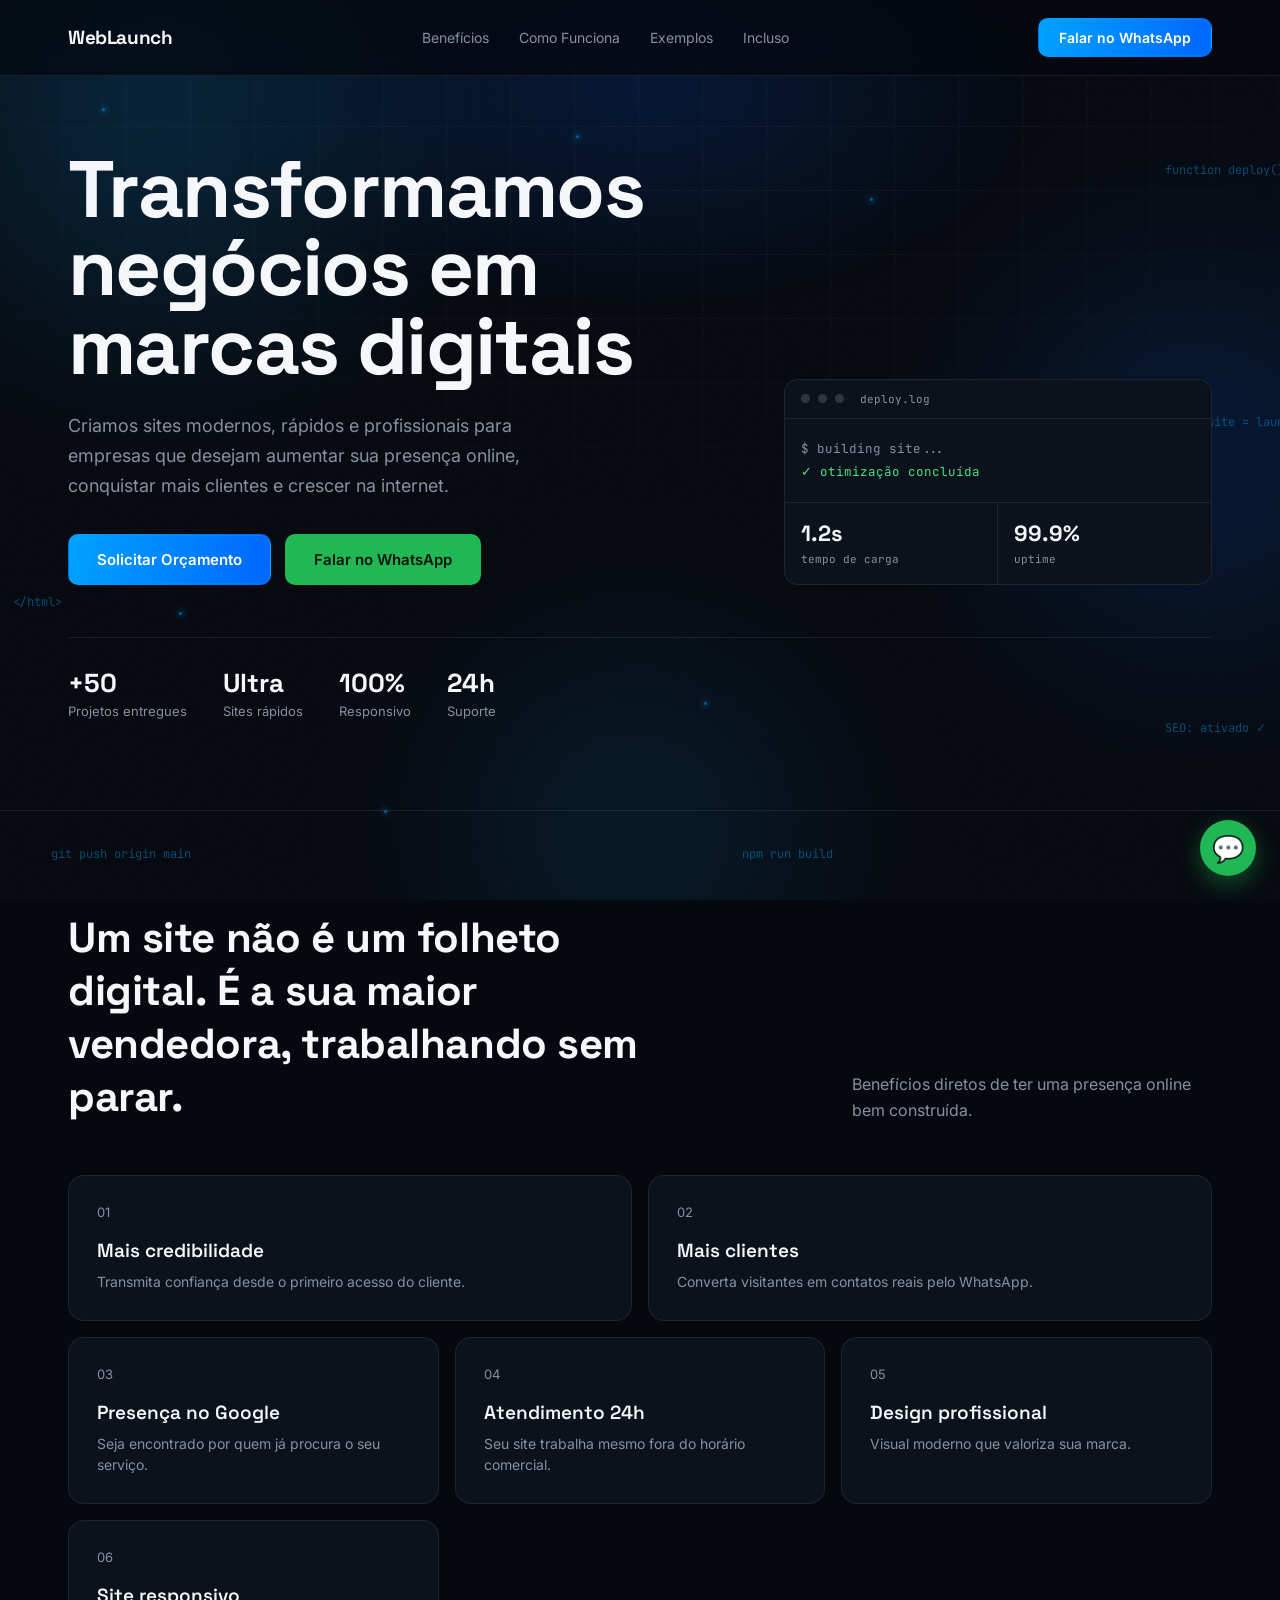
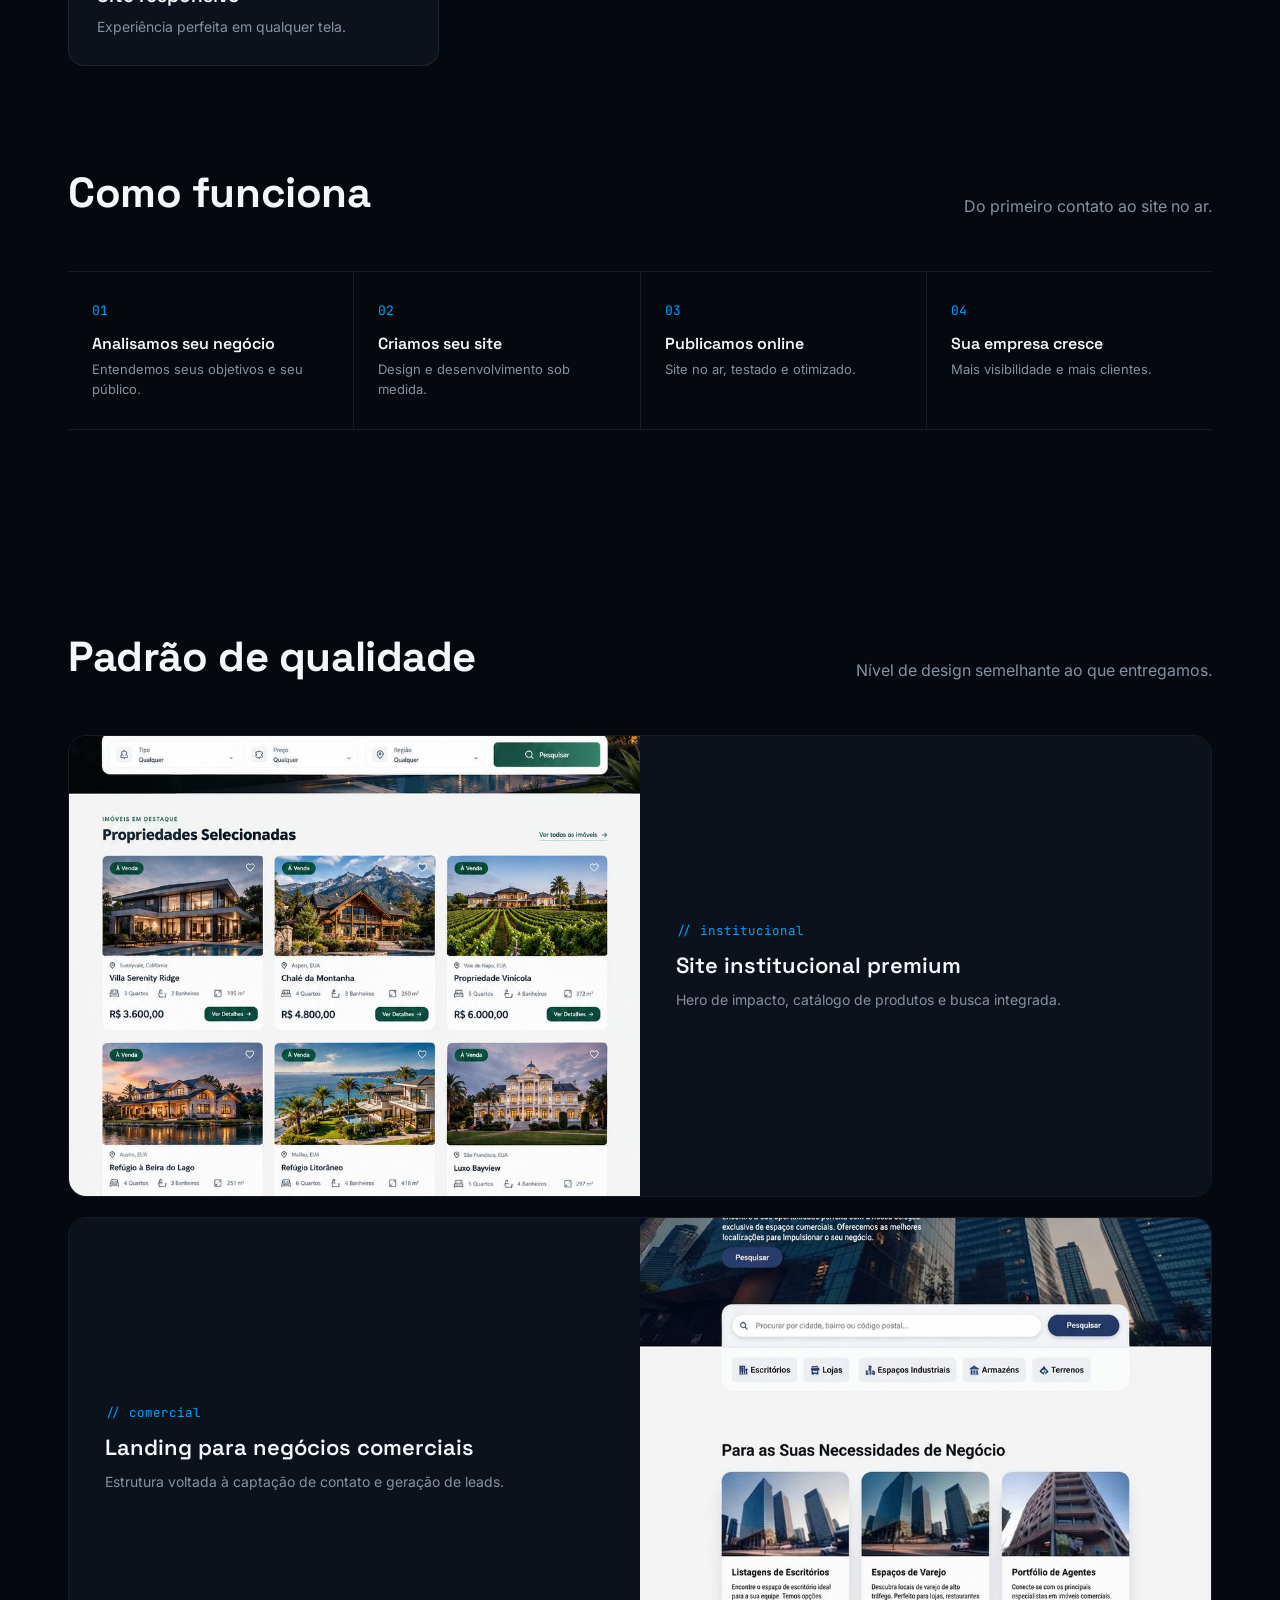
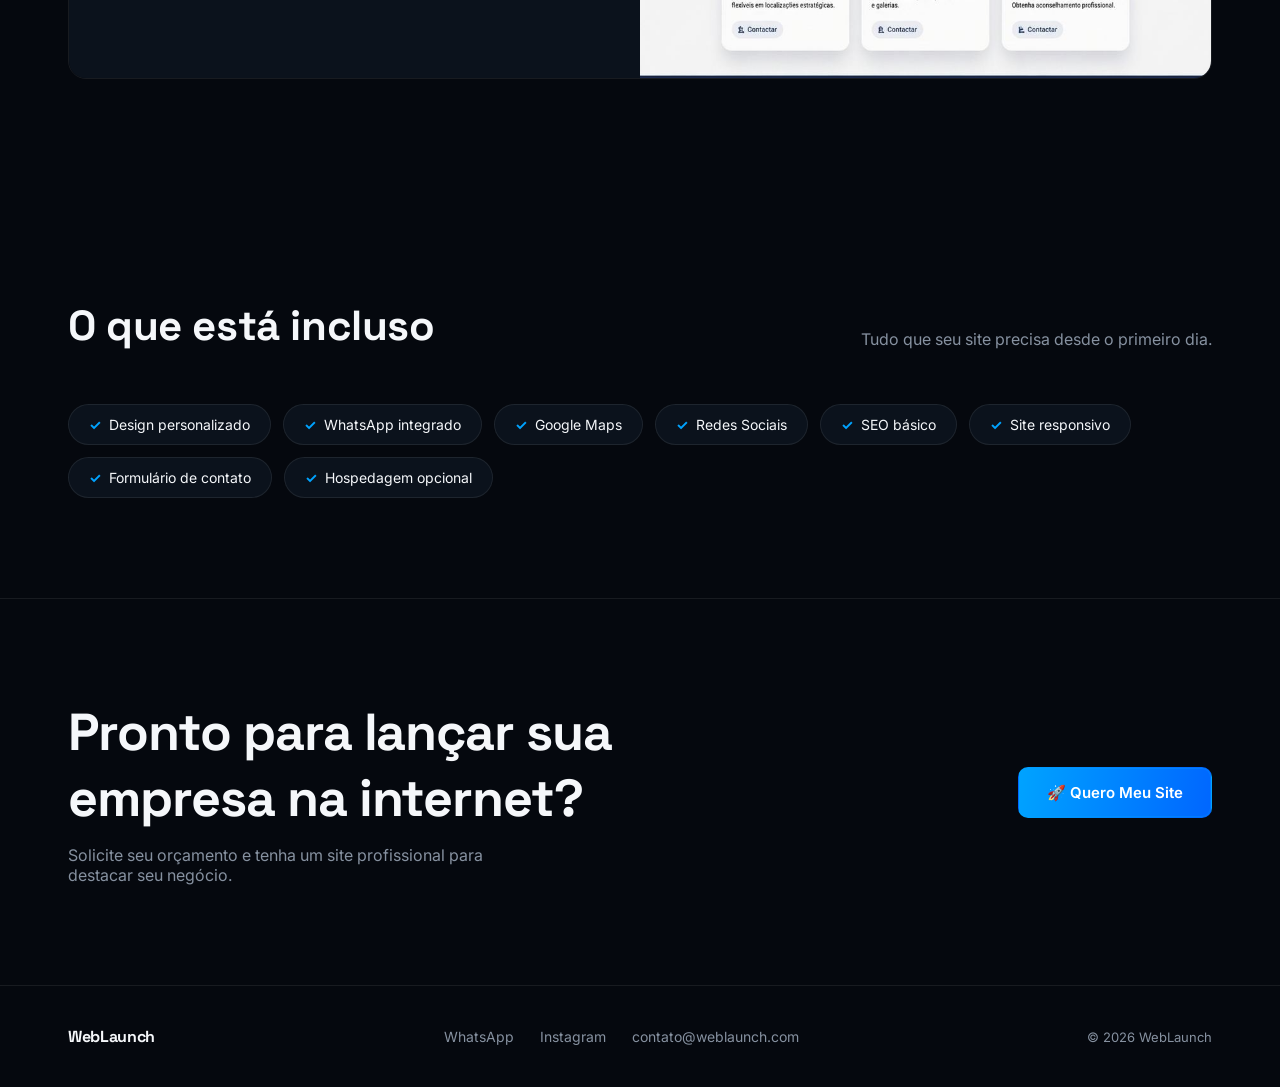
<file: index.html>
<!DOCTYPE html>
<html lang="pt-BR">
<head>
<meta charset="UTF-8">
<meta name="viewport" content="width=device-width, initial-scale=1, viewport-fit=cover">
<meta name="description" content="WebLaunch — Websites que fazem seu negócio crescer.">
<title>WebLaunch — Websites que fazem seu negócio crescer</title>
<link rel="preconnect" href="https://fonts.googleapis.com">
<link rel="preconnect" href="https://fonts.gstatic.com" crossorigin>
<link href="https://fonts.googleapis.com/css2?family=Space+Grotesk:wght@500;600;700&family=Inter:wght@400;500;600;700&family=JetBrains+Mono:wght@400;500&display=swap" rel="stylesheet">
<link rel="stylesheet" href="css/style.css">
</head>
<body>

<div class="bg-layer">
  <div class="bg-grid"></div>
  <div class="bg-blob b1"></div>
  <div class="bg-blob b2"></div>
  <div class="bg-blob b3"></div>
  <div class="bg-dots">
    <span style="top:12%; left:8%; animation-delay:0s;"></span>
    <span style="top:22%; left:68%; animation-delay:1.2s;"></span>
    <span style="top:38%; left:22%; animation-delay:2.4s;"></span>
    <span style="top:55%; left:80%; animation-delay:.6s;"></span>
    <span style="top:68%; left:14%; animation-delay:1.8s;"></span>
    <span style="top:78%; left:55%; animation-delay:3s;"></span>
    <span style="top:15%; left:45%; animation-delay:2s;"></span>
    <span style="top:90%; left:30%; animation-delay:.9s;"></span>
  </div>
  <div class="bg-code">
    <span style="top:6%; left:3%; animation-delay:0s;">&lt;div class="hero"&gt;</span>
    <span style="top:4%; left:62%; animation-delay:3s;">status: 200 OK</span>
    <span style="top:94%; left:4%; animation-delay:4s;">git push origin main</span>
    <span style="top:94%; left:58%; animation-delay:1s;">npm run build</span>
    <span style="top:46%; left:91%; animation-delay:2s;">const site = launch();</span>
    <span style="top:18%; left:91%; animation-delay:5s;">function deploy() {}</span>
    <span style="top:66%; left:1%; animation-delay:2.5s;">&lt;/html&gt;</span>
    <span style="top:80%; left:91%; animation-delay:6s;">SEO: ativado ✓</span>
  </div>
  <div class="bg-noise"></div>
</div>

<header>
  <div class="wrap">
    <div class="brand">WebLaunch</div>
    <nav>
      <a href="#beneficios">Benefícios</a>
      <a href="#como-funciona">Como Funciona</a>
      <a href="#exemplos">Exemplos</a>
      <a href="#incluso">Incluso</a>
    </nav>
    <a href="https://wa.me/message/AGITECZHACUTA1" target="_blank" rel="noopener" class="btn btn-primary" style="padding:10px 20px; font-size:14px;">Falar no WhatsApp</a>
  </div>
</header>

<section class="hero">
  <div class="wrap">
    <div class="hero-top">
      <div>
        <h1>Transformamos negócios em marcas digitais</h1>
        <p>Criamos sites modernos, rápidos e profissionais para empresas que desejam aumentar sua presença online, conquistar mais clientes e crescer na internet.</p>
        <div class="hero-btns">
          <a href="#contato" class="btn btn-primary">Solicitar Orçamento</a>
          <a href="https://wa.me/message/AGITECZHACUTA1" target="_blank" rel="noopener" class="btn btn-wa">Falar no WhatsApp</a>
        </div>
      </div>
      <div class="console reveal">
        <div class="console-bar"><span></span><span></span><span></span><b>deploy.log</b></div>
        <div class="console-body" id="typeConsole"></div>
        <div class="console-stats">
          <div><b>1.2s</b><small>tempo de carga</small></div>
          <div><b>99.9%</b><small>uptime</small></div>
        </div>
      </div>
    </div>
    <div class="stat-row">
      <div><b>+50</b><small>Projetos entregues</small></div>
      <div><b>Ultra</b><small>Sites rápidos</small></div>
      <div><b>100%</b><small>Responsivo</small></div>
      <div><b>24h</b><small>Suporte</small></div>
    </div>
  </div>
</section>

<section id="beneficios">
  <div class="wrap">
    <div class="head reveal">
      <h2>Um site não é um folheto digital. É a sua maior vendedora, trabalhando sem parar.</h2>
      <p>Benefícios diretos de ter uma presença online bem construída.</p>
    </div>
    <div class="bento">
      <div class="b-card big reveal"><div class="n">01</div><h3>Mais credibilidade</h3><p>Transmita confiança desde o primeiro acesso do cliente.</p></div>
      <div class="b-card big reveal"><div class="n">02</div><h3>Mais clientes</h3><p>Converta visitantes em contatos reais pelo WhatsApp.</p></div>
      <div class="b-card reveal"><div class="n">03</div><h3>Presença no Google</h3><p>Seja encontrado por quem já procura o seu serviço.</p></div>
      <div class="b-card reveal"><div class="n">04</div><h3>Atendimento 24h</h3><p>Seu site trabalha mesmo fora do horário comercial.</p></div>
      <div class="b-card reveal"><div class="n">05</div><h3>Design profissional</h3><p>Visual moderno que valoriza sua marca.</p></div>
      <div class="b-card reveal"><div class="n">06</div><h3>Site responsivo</h3><p>Experiência perfeita em qualquer tela.</p></div>
    </div>
  </div>
</section>

<section id="como-funciona" style="padding-top:0;">
  <div class="wrap">
    <div class="head reveal"><h2>Como funciona</h2><p>Do primeiro contato ao site no ar.</p></div>
    <div class="steps reveal">
      <div class="step"><div class="num">01</div><h3>Analisamos seu negócio</h3><p>Entendemos seus objetivos e seu público.</p></div>
      <div class="step"><div class="num">02</div><h3>Criamos seu site</h3><p>Design e desenvolvimento sob medida.</p></div>
      <div class="step"><div class="num">03</div><h3>Publicamos online</h3><p>Site no ar, testado e otimizado.</p></div>
      <div class="step"><div class="num">04</div><h3>Sua empresa cresce</h3><p>Mais visibilidade e mais clientes.</p></div>
    </div>
  </div>
</section>

<section id="exemplos">
  <div class="wrap">
    <div class="head reveal"><h2>Padrão de qualidade</h2><p>Nível de design semelhante ao que entregamos.</p></div>
    <div class="ex-row reveal">
      <img src="img/exemplo-1.jpg" alt="Site institucional premium">
      <div class="ex-info"><div class="tag">// institucional</div><h3>Site institucional premium</h3><p>Hero de impacto, catálogo de produtos e busca integrada.</p></div>
    </div>
    <div class="ex-row reveal">
      <div class="ex-info"><div class="tag">// comercial</div><h3>Landing para negócios comerciais</h3><p>Estrutura voltada à captação de contato e geração de leads.</p></div>
      <img src="img/exemplo-2.jpg" alt="Landing page para imóveis comerciais">
    </div>
  </div>
</section>

<section id="incluso">
  <div class="wrap">
    <div class="head reveal"><h2>O que está incluso</h2><p>Tudo que seu site precisa desde o primeiro dia.</p></div>
    <div class="chips reveal">
      <div class="chip"><b>✓</b> Design personalizado</div>
      <div class="chip"><b>✓</b> WhatsApp integrado</div>
      <div class="chip"><b>✓</b> Google Maps</div>
      <div class="chip"><b>✓</b> Redes Sociais</div>
      <div class="chip"><b>✓</b> SEO básico</div>
      <div class="chip"><b>✓</b> Site responsivo</div>
      <div class="chip"><b>✓</b> Formulário de contato</div>
      <div class="chip"><b>✓</b> Hospedagem opcional</div>
    </div>
  </div>
</section>

<section class="cta" id="contato">
  <div class="wrap">
    <div>
      <h2>Pronto para lançar sua empresa na internet?</h2>
      <p>Solicite seu orçamento e tenha um site profissional para destacar seu negócio.</p>
    </div>
    <a href="https://wa.me/message/AGITECZHACUTA1" target="_blank" rel="noopener" class="btn btn-primary">🚀 Quero Meu Site</a>
  </div>
</section>

<footer>
  <div class="wrap">
    <div class="brand" style="font-size:16px;">WebLaunch</div>
    <div class="foot-links">
      <a href="https://wa.me/message/AGITECZHACUTA1" target="_blank" rel="noopener">WhatsApp</a>
      <a href="#">Instagram</a>
      <a href="#">contato@weblaunch.com</a>
    </div>
    <div class="copyright">© 2026 WebLaunch</div>
  </div>
</footer>

<a href="https://wa.me/message/AGITECZHACUTA1" target="_blank" rel="noopener" class="wa-float">💬</a>

<script src="js/script.js"></script>
</body>
</html>
</file>
<file: css/style.css>
:root{
  --bg:#05080e; --surface:#0b121c; --line:rgba(255,255,255,.08);
  --blue:#00a3ff; --blue2:#0066ff; --ink:#f5f7fa; --muted:#8691a0;
  box-sizing:border-box; padding-top:env(safe-area-inset-top,0px); padding-bottom:env(safe-area-inset-bottom,0px);
}
*{box-sizing:border-box; margin:0; padding:0;}
html{scroll-behavior:smooth; scroll-padding-top:76px;}
body{background:var(--bg); color:var(--ink); font-family:'Inter',system-ui,sans-serif; overflow-x:hidden; position:relative;}

.bg-layer{position:fixed; inset:0; z-index:0; pointer-events:none; overflow:hidden;}
.bg-grid{position:absolute; inset:-2px; background-image:linear-gradient(rgba(255,255,255,.035) 1px,transparent 1px),linear-gradient(90deg,rgba(255,255,255,.035) 1px,transparent 1px); background-size:64px 64px; mask-image:radial-gradient(ellipse 80% 70% at 50% 0%,#000 40%,transparent 95%);}
.bg-blob{position:absolute; border-radius:50%; filter:blur(70px);}
.bg-blob.b1{width:640px; height:640px; top:-220px; left:-160px; background:radial-gradient(circle,rgba(0,163,255,.22),transparent 70%); animation:drift1 22s ease-in-out infinite;}
.bg-blob.b2{width:560px; height:560px; top:20%; right:-200px; background:radial-gradient(circle,rgba(0,102,255,.2),transparent 70%); animation:drift2 26s ease-in-out infinite;}
.bg-blob.b3{width:500px; height:500px; bottom:-180px; left:30%; background:radial-gradient(circle,rgba(0,163,255,.14),transparent 70%); animation:drift3 30s ease-in-out infinite;}
@keyframes drift1{0%,100%{transform:translate(0,0);}50%{transform:translate(60px,80px);}}
@keyframes drift2{0%,100%{transform:translate(0,0);}50%{transform:translate(-70px,50px);}}
@keyframes drift3{0%,100%{transform:translate(0,0);}50%{transform:translate(40px,-60px);}}
.bg-noise{position:absolute; inset:0; opacity:.035; background-image:url("data:image/svg+xml,%3Csvg xmlns='http://www.w3.org/2000/svg' width='120' height='120'%3E%3Cfilter id='n'%3E%3CfeTurbulence type='fractalNoise' baseFrequency='0.9' numOctaves='2' stitchTiles='stitch'/%3E%3C/filter%3E%3Crect width='100%25' height='100%25' filter='url(%23n)'/%3E%3C/svg%3E");}
.bg-dots{position:absolute; inset:0;}
.bg-dots span{position:absolute; width:3px; height:3px; border-radius:50%; background:rgba(0,163,255,.55); box-shadow:0 0 6px 1px rgba(0,163,255,.5); animation:floaty 7s ease-in-out infinite;}
@keyframes floaty{0%,100%{transform:translateY(0); opacity:.5;}50%{transform:translateY(-22px); opacity:1;}}
.bg-code{position:absolute; inset:0;}
.bg-code span{position:absolute; font-family:'JetBrains Mono',monospace; font-size:12px; color:rgba(0,163,255,.42); white-space:nowrap; animation:codefloat 16s ease-in-out infinite;}
@media(max-width:900px){.bg-code{display:none;}}
@keyframes codefloat{0%,100%{transform:translateY(0); opacity:.14;}50%{transform:translateY(-24px); opacity:.32;}}
header, .hero, section, footer{position:relative; z-index:1;}
h1,h2,h3,.brand{font-family:'Space Grotesk',sans-serif;}
.mono{font-family:'JetBrains Mono',monospace;}
.wrap{max-width:1200px; margin:0 auto; padding:0 28px;}
a{color:inherit; text-decoration:none;}
.grad-text{background:linear-gradient(100deg,var(--blue),var(--blue2)); -webkit-background-clip:text; background-clip:text; color:transparent;}
.btn{display:inline-flex; align-items:center; gap:8px; padding:15px 28px; border-radius:10px; font-weight:600; font-size:15px; cursor:pointer; border:1px solid transparent; transition:transform .2s ease, box-shadow .2s ease;}
.btn-primary{background:linear-gradient(100deg,var(--blue),var(--blue2)); color:#fff; box-shadow:0 0 0 1px rgba(0,163,255,.3) inset;}
.btn-primary:hover{transform:translateY(-2px); box-shadow:0 10px 30px rgba(0,102,255,.4);}
.btn-wa{background:#1fb855; color:#06120a;}
.btn-wa:hover{transform:translateY(-2px); box-shadow:0 10px 26px rgba(31,184,85,.35);}
.btn-line{border-color:var(--line); color:var(--ink);}
.btn-line:hover{border-color:rgba(255,255,255,.25);}

header{position:fixed; top:0; left:0; right:0; z-index:100; padding:18px 0; background:rgba(5,8,14,.72); backdrop-filter:blur(14px); border-bottom:1px solid var(--line); padding-top:calc(18px + env(safe-area-inset-top,0px));}
header .wrap{display:flex; align-items:center; justify-content:space-between;}
.brand{font-weight:700; font-size:19px; letter-spacing:-.02em;}
nav{display:flex; gap:30px;}
nav a{font-size:14px; color:var(--muted);}
nav a:hover{color:var(--ink);}
@media(max-width:840px){nav{display:none;}}

/* HERO */
.hero{padding:150px 0 90px; position:relative; border-bottom:1px solid var(--line);}
.hero::before{content:''; position:absolute; top:-20%; left:50%; width:900px; height:500px; transform:translateX(-50%); background:radial-gradient(ellipse,rgba(0,102,255,.16),transparent 65%); z-index:0;}
.hero .wrap{position:relative; z-index:1;}
.hero-top{display:grid; grid-template-columns:1.4fr .9fr; gap:50px; align-items:end;}
@media(max-width:880px){.hero-top{grid-template-columns:1fr;}}
.hero h1{font-size:clamp(40px,6.4vw,80px); line-height:.98; font-weight:700; letter-spacing:-.02em; margin-bottom:26px;}
.hero p{color:var(--muted); font-size:18px; line-height:1.65; max-width:460px; margin-bottom:34px;}
.hero-btns{display:flex; gap:14px; flex-wrap:wrap;}

.console{background:var(--surface); border:1px solid var(--line); border-radius:14px; padding:0; overflow:hidden; font-family:'JetBrains Mono',monospace;}
.console-bar{display:flex; align-items:center; gap:8px; padding:12px 16px; border-bottom:1px solid var(--line);}
.console-bar span{width:9px; height:9px; border-radius:50%; background:rgba(255,255,255,.15);}
.console-bar b{margin-left:8px; font-size:11px; color:var(--muted); font-weight:400;}
.console-body{padding:18px 16px; font-size:12.5px; color:#7fd4ff; line-height:1.9;}
.console-body .ok{color:#4ade80;}
.console-body .muted2{color:var(--muted);}
.console-body .line{min-height:1.9em;}
.cursor{display:inline-block; width:7px; height:14px; background:#7fd4ff; margin-left:2px; animation:blink 1s step-start infinite; vertical-align:middle;}
@keyframes blink{50%{opacity:0;}}
.console-stats{display:grid; grid-template-columns:1fr 1fr; border-top:1px solid var(--line);}
.console-stats div{padding:16px; border-right:1px solid var(--line);}
.console-stats div:last-child{border-right:none;}
.console-stats b{display:block; font-size:22px; font-family:'Space Grotesk',sans-serif;}
.console-stats small{color:var(--muted); font-size:11px;}

.stat-row{display:flex; gap:36px; flex-wrap:wrap; margin-top:52px; padding-top:28px; border-top:1px solid var(--line);}
.stat-row div b{display:block; font-size:26px; font-family:'Space Grotesk',sans-serif;}
.stat-row div small{color:var(--muted); font-size:13px;}

section{padding:100px 0;}
.head{display:flex; justify-content:space-between; align-items:flex-end; gap:24px; margin-bottom:52px; flex-wrap:wrap;}
.head h2{font-size:clamp(28px,3.6vw,42px); font-weight:700; letter-spacing:-.01em; max-width:600px;}
.head p{color:var(--muted); font-size:16px; max-width:360px; line-height:1.6;}

/* BENEFITS bento */
.bento{display:grid; grid-template-columns:repeat(6,1fr); gap:16px;}
.bento .b-card{grid-column:span 2; background:var(--surface); border:1px solid var(--line); border-radius:16px; padding:28px; transition:border-color .2s;}
.bento .b-card:hover{border-color:rgba(0,163,255,.35);}
.bento .big{grid-column:span 3;}
@media(max-width:900px){.bento{grid-template-columns:repeat(2,1fr);} .bento .b-card, .bento .big{grid-column:span 1;}}
.b-card .n{font-size:13px; color:var(--muted); margin-bottom:18px;}
.b-card h3{font-size:19px; margin-bottom:8px; font-weight:600;}
.b-card p{color:var(--muted); font-size:14px; line-height:1.5;}

/* PROCESS */
.steps{display:flex; border-top:1px solid var(--line); border-bottom:1px solid var(--line);}
@media(max-width:800px){.steps{flex-direction:column;}}
.step{flex:1; padding:30px 24px; border-right:1px solid var(--line);}
.step:last-child{border-right:none;}
@media(max-width:800px){.step{border-right:none; border-bottom:1px solid var(--line);} .step:last-child{border-bottom:none;}}
.step .num{font-family:'JetBrains Mono',monospace; color:var(--blue); font-size:13px; margin-bottom:14px;}
.step h3{font-size:16px; margin-bottom:6px; font-weight:600;}
.step p{color:var(--muted); font-size:13px; line-height:1.5;}

/* EXAMPLES */
.ex-row{display:grid; grid-template-columns:1fr 1fr; gap:0; border:1px solid var(--line); border-radius:18px; overflow:hidden; margin-bottom:20px;}
@media(max-width:800px){.ex-row{grid-template-columns:1fr;}}
.ex-row img{width:100%; height:100%; object-fit:cover; display:block; max-height:460px;}
.ex-info{background:var(--surface); padding:36px; display:flex; flex-direction:column; justify-content:center;}
.ex-info .tag{color:var(--blue); font-size:12.5px; font-family:'JetBrains Mono',monospace; margin-bottom:12px;}
.ex-info h3{font-size:22px; margin-bottom:10px; font-weight:600;}
.ex-info p{color:var(--muted); font-size:14px; line-height:1.6;}

/* INCLUDED */
.chips{display:flex; flex-wrap:wrap; gap:12px;}
.chip{border:1px solid var(--line); border-radius:999px; padding:11px 20px; font-size:14px; display:flex; align-items:center; gap:8px; background:var(--surface);}
.chip b{color:var(--blue);}

/* CTA */
.cta{text-align:left; border-top:1px solid var(--line);}
.cta .wrap{display:flex; justify-content:space-between; align-items:center; gap:30px; flex-wrap:wrap;}
.cta h2{font-size:clamp(30px,4.6vw,52px); font-weight:700; letter-spacing:-.02em; max-width:560px;}
.cta p{color:var(--muted); margin-top:14px; font-size:16px; max-width:460px;}

footer{padding:40px 0; border-top:1px solid var(--line);}
footer .wrap{display:flex; justify-content:space-between; align-items:center; flex-wrap:wrap; gap:16px;}
.foot-links{display:flex; gap:26px;}
.foot-links a{color:var(--muted); font-size:14px;}
.foot-links a:hover{color:var(--ink);}
.copyright{color:var(--muted); font-size:13px;}

.wa-float{position:fixed; bottom:24px; right:24px; z-index:200; width:56px; height:56px; border-radius:50%; background:#1fb855; display:flex; align-items:center; justify-content:center; font-size:26px; box-shadow:0 8px 24px rgba(31,184,85,.4);}

.reveal{opacity:1; transform:none;}
.js-anim .reveal{opacity:0; transform:translateY(20px); transition:opacity .6s ease, transform .6s ease;}
.js-anim .reveal.show{opacity:1; transform:none;}
</file>
